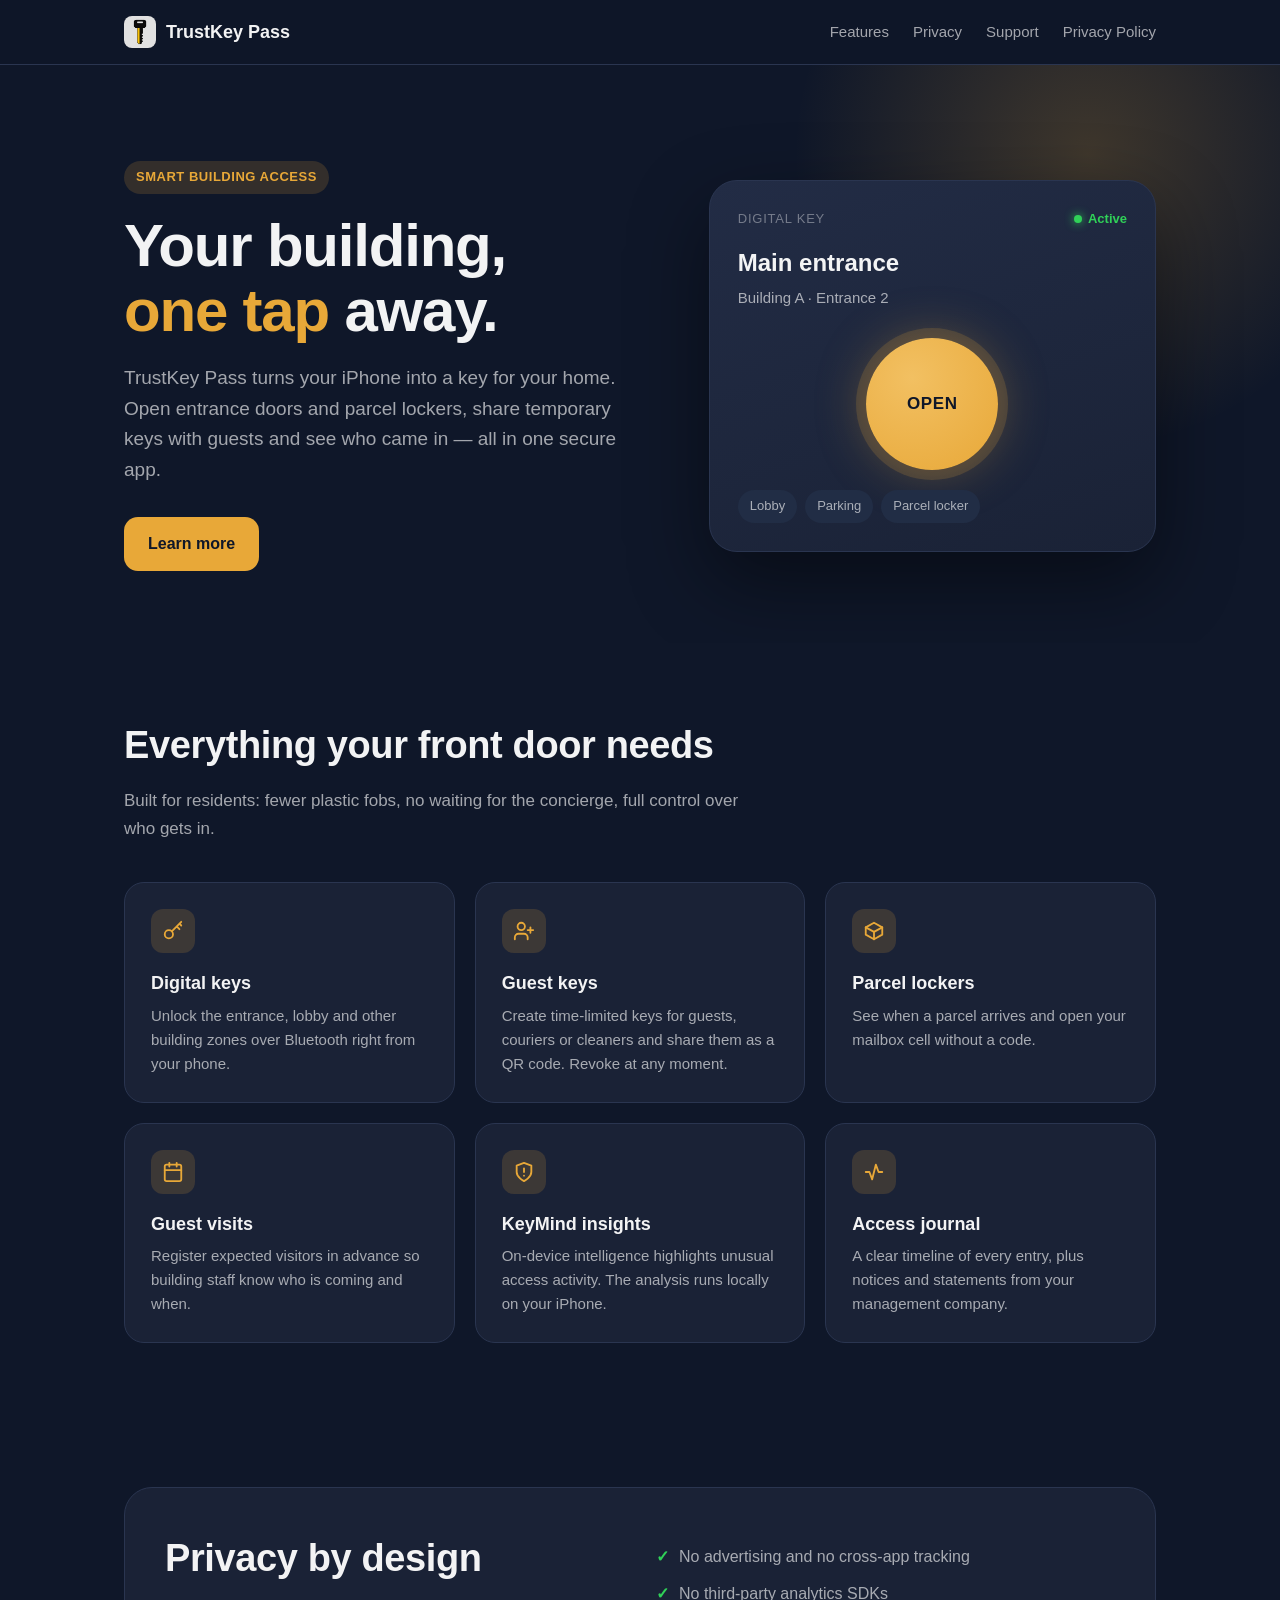
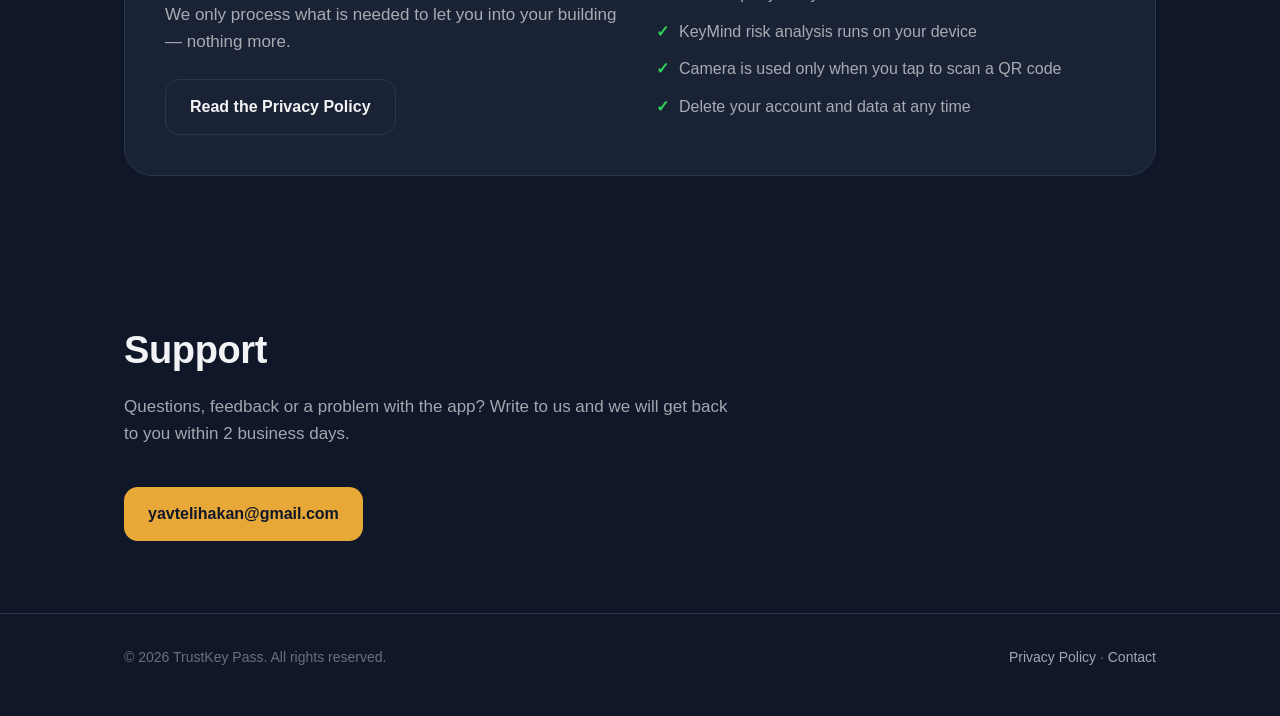
<file: index.html>
<!DOCTYPE html>
<html lang="en">
<head>
  <meta charset="utf-8">
  <meta name="viewport" content="width=device-width, initial-scale=1">
  <title>TrustKey Pass — Access for your building</title>
  <meta name="description" content="TrustKey Pass turns your phone into a building key: open doors and parcel lockers, share guest keys, plan visits and keep track of every entry.">
  <meta name="theme-color" content="#0F1729">
  <meta property="og:title" content="TrustKey Pass — Access for your building">
  <meta property="og:description" content="Digital keys, guest access and parcel lockers in one app.">
  <meta property="og:image" content="assets/icon.jpg">
  <link rel="icon" type="image/png" href="assets/icon.jpg">
  <link rel="apple-touch-icon" href="assets/icon.jpg">
  <link rel="stylesheet" href="assets/styles.css">
</head>
<body>

<header class="top">
  <div class="wrap">
    <a class="brand" href="index.html"><img src="assets/icon.jpg" alt="">TrustKey Pass</a>
    <nav class="links">
      <a class="hide-sm" href="#features">Features</a>
      <a class="hide-sm" href="#privacy">Privacy</a>
      <a href="#support">Support</a>
      <a href="privacy.html">Privacy Policy</a>
    </nav>
  </div>
</header>

<main>
  <section class="hero">
    <div class="wrap">
      <div>
        <span class="eyebrow">Smart building access</span>
        <h1>Your building,<br><span>one tap</span> away.</h1>
        <p class="lead">TrustKey Pass turns your iPhone into a key for your home. Open entrance doors and parcel lockers, share temporary keys with guests and see who came in — all in one secure app.</p>
        <div class="cta">
          <a class="btn primary" href="#features">Learn more</a>
        </div>
      </div>

      <div class="key-card" aria-hidden="true">
        <div class="row">
          <span class="label">Digital key</span>
          <span class="status">Active</span>
        </div>
        <h3>Main entrance</h3>
        <div class="sub">Building A · Entrance 2</div>
        <div class="open-btn">OPEN</div>
        <div class="chips">
          <span class="chip">Lobby</span>
          <span class="chip">Parking</span>
          <span class="chip">Parcel locker</span>
        </div>
      </div>
    </div>
  </section>

  <section id="features">
    <div class="wrap">
      <h2>Everything your front door needs</h2>
      <p class="section-lead">Built for residents: fewer plastic fobs, no waiting for the concierge, full control over who gets in.</p>

      <div class="grid">
        <article class="feature">
          <div class="ico"><svg viewBox="0 0 24 24" fill="none" stroke="currentColor" stroke-width="2" stroke-linecap="round" stroke-linejoin="round"><circle cx="7.5" cy="15.5" r="4.5"/><path d="M10.7 12.3 21 2M16 7l3 3M19 4l2 2"/></svg></div>
          <h3>Digital keys</h3>
          <p>Unlock the entrance, lobby and other building zones over Bluetooth right from your phone.</p>
        </article>
        <article class="feature">
          <div class="ico"><svg viewBox="0 0 24 24" fill="none" stroke="currentColor" stroke-width="2" stroke-linecap="round" stroke-linejoin="round"><path d="M16 21v-2a4 4 0 0 0-4-4H6a4 4 0 0 0-4 4v2"/><circle cx="9" cy="7" r="4"/><path d="M19 8v6M22 11h-6"/></svg></div>
          <h3>Guest keys</h3>
          <p>Create time-limited keys for guests, couriers or cleaners and share them as a QR code. Revoke at any moment.</p>
        </article>
        <article class="feature">
          <div class="ico"><svg viewBox="0 0 24 24" fill="none" stroke="currentColor" stroke-width="2" stroke-linecap="round" stroke-linejoin="round"><path d="M21 8 12 3 3 8v8l9 5 9-5z"/><path d="m3 8 9 5 9-5M12 13v8"/></svg></div>
          <h3>Parcel lockers</h3>
          <p>See when a parcel arrives and open your mailbox cell without a code.</p>
        </article>
        <article class="feature">
          <div class="ico"><svg viewBox="0 0 24 24" fill="none" stroke="currentColor" stroke-width="2" stroke-linecap="round" stroke-linejoin="round"><rect x="3" y="4" width="18" height="18" rx="2"/><path d="M16 2v4M8 2v4M3 10h18"/></svg></div>
          <h3>Guest visits</h3>
          <p>Register expected visitors in advance so building staff know who is coming and when.</p>
        </article>
        <article class="feature">
          <div class="ico"><svg viewBox="0 0 24 24" fill="none" stroke="currentColor" stroke-width="2" stroke-linecap="round" stroke-linejoin="round"><path d="M12 22s8-4 8-10V5l-8-3-8 3v7c0 6 8 10 8 10z"/><path d="M12 8v4M12 16h.01"/></svg></div>
          <h3>KeyMind insights</h3>
          <p>On-device intelligence highlights unusual access activity. The analysis runs locally on your iPhone.</p>
        </article>
        <article class="feature">
          <div class="ico"><svg viewBox="0 0 24 24" fill="none" stroke="currentColor" stroke-width="2" stroke-linecap="round" stroke-linejoin="round"><path d="M3 12h4l3 8 4-16 3 8h4"/></svg></div>
          <h3>Access journal</h3>
          <p>A clear timeline of every entry, plus notices and statements from your management company.</p>
        </article>
      </div>
    </div>
  </section>

  <section id="privacy">
    <div class="wrap">
      <div class="privacy-band">
        <div>
          <h2>Privacy by design</h2>
          <p class="section-lead" style="margin-bottom:24px">We only process what is needed to let you into your building — nothing more.</p>
          <a class="btn ghost" href="privacy.html">Read the Privacy Policy</a>
        </div>
        <ul>
          <li>No advertising and no cross-app tracking</li>
          <li>No third-party analytics SDKs</li>
          <li>KeyMind risk analysis runs on your device</li>
          <li>Camera is used only when you tap to scan a QR code</li>
          <li>Delete your account and data at any time</li>
        </ul>
      </div>
    </div>
  </section>

  <section id="support">
    <div class="wrap">
      <h2>Support</h2>
      <p class="section-lead">Questions, feedback or a problem with the app? Write to us and we will get back to you within 2 business days.</p>
      <a class="btn primary" href="mailto:yavtelihakan@gmail.com">yavtelihakan@gmail.com</a>
    </div>
  </section>
</main>

<footer>
  <div class="wrap">
    <!-- TODO: подставить юридическое имя разработчика -->
    <span>© 2026 TrustKey Pass. All rights reserved.</span>
    <span><a href="privacy.html">Privacy Policy</a> · <a href="#support">Contact</a></span>
  </div>
</footer>

</body>
</html>
</file>
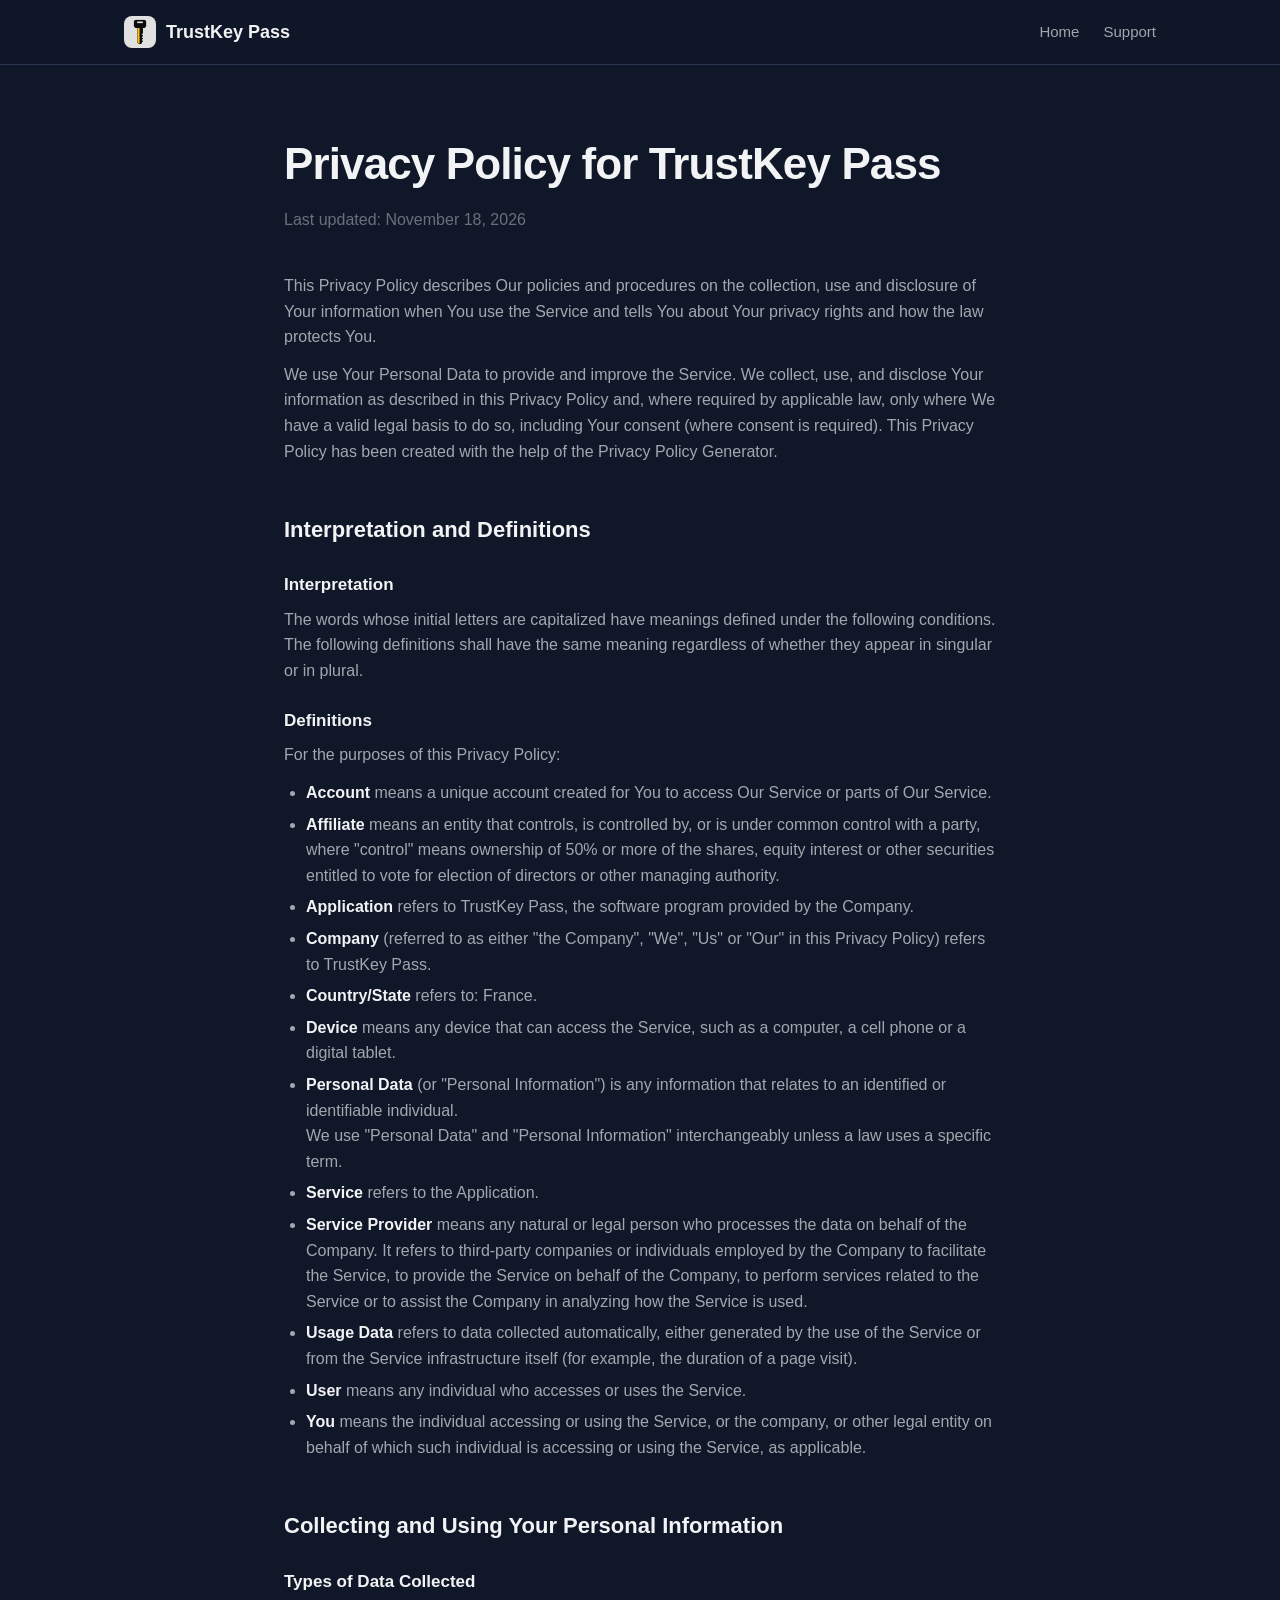
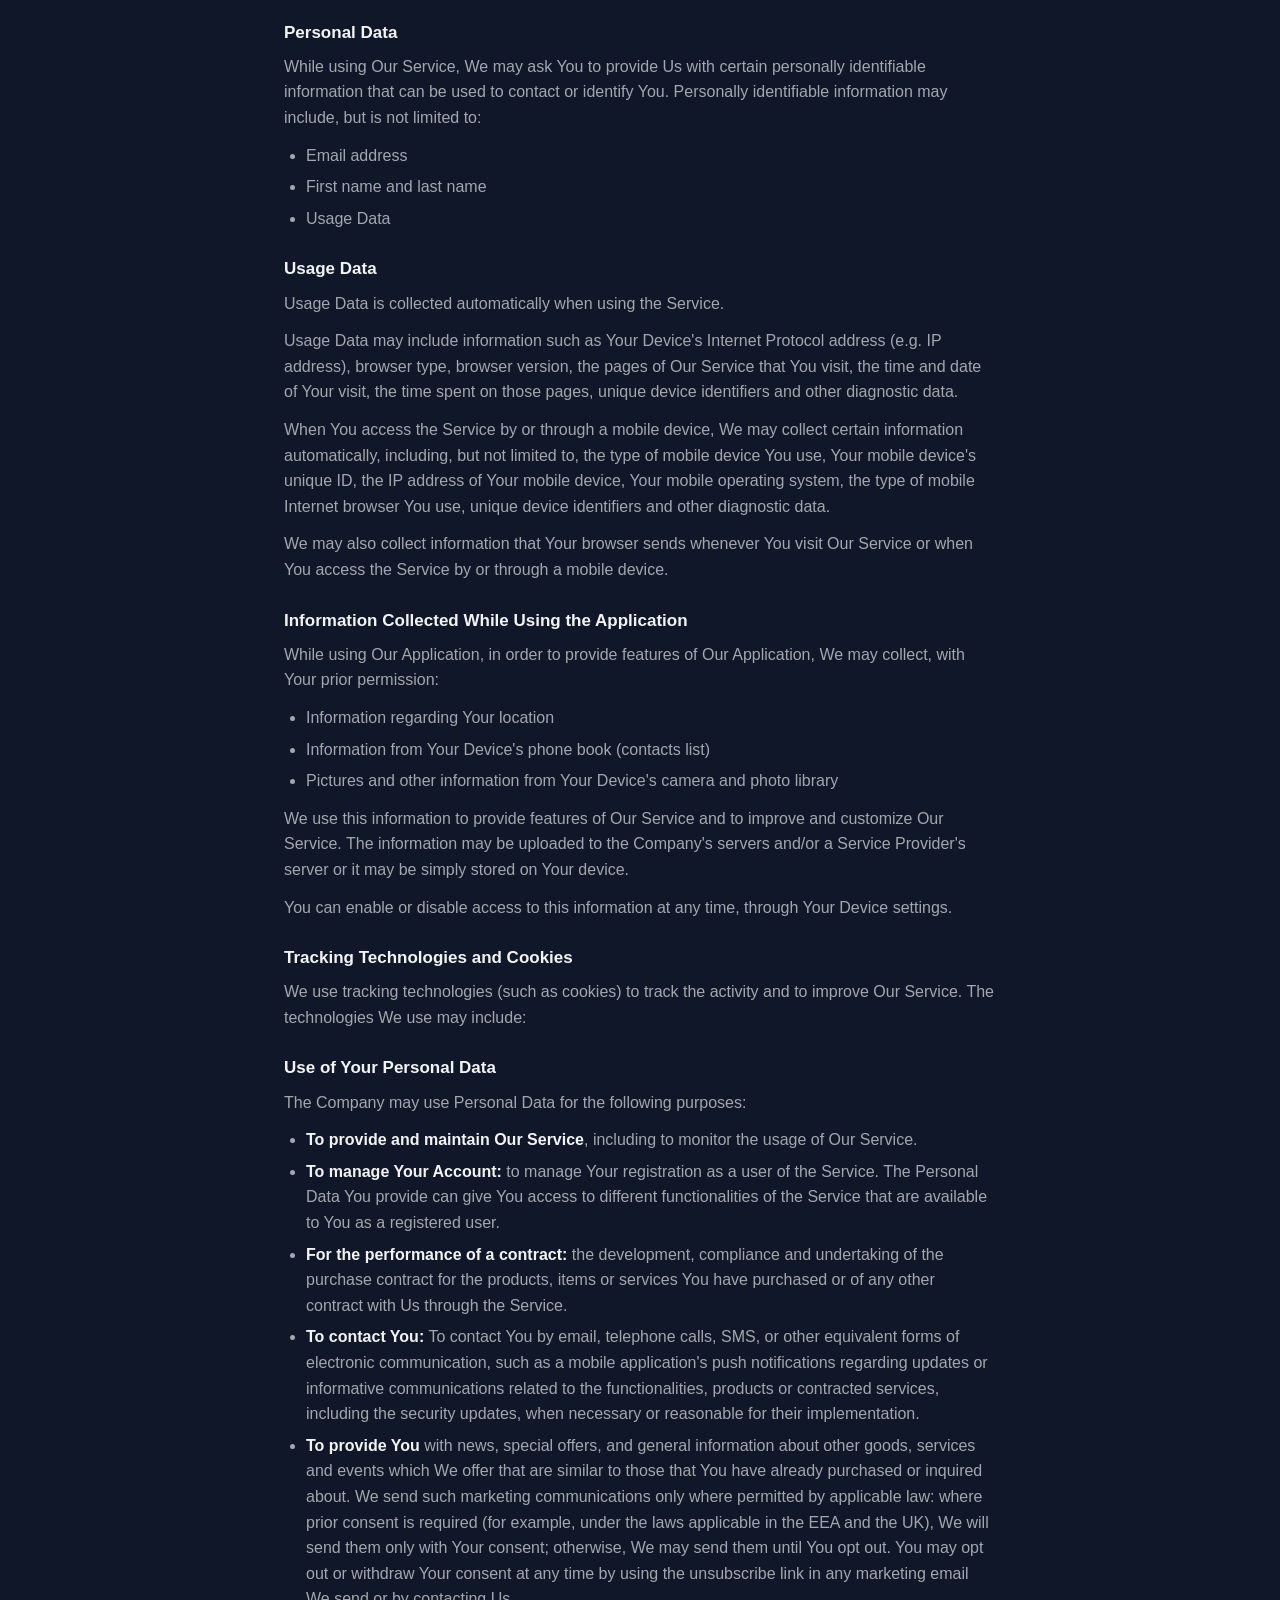
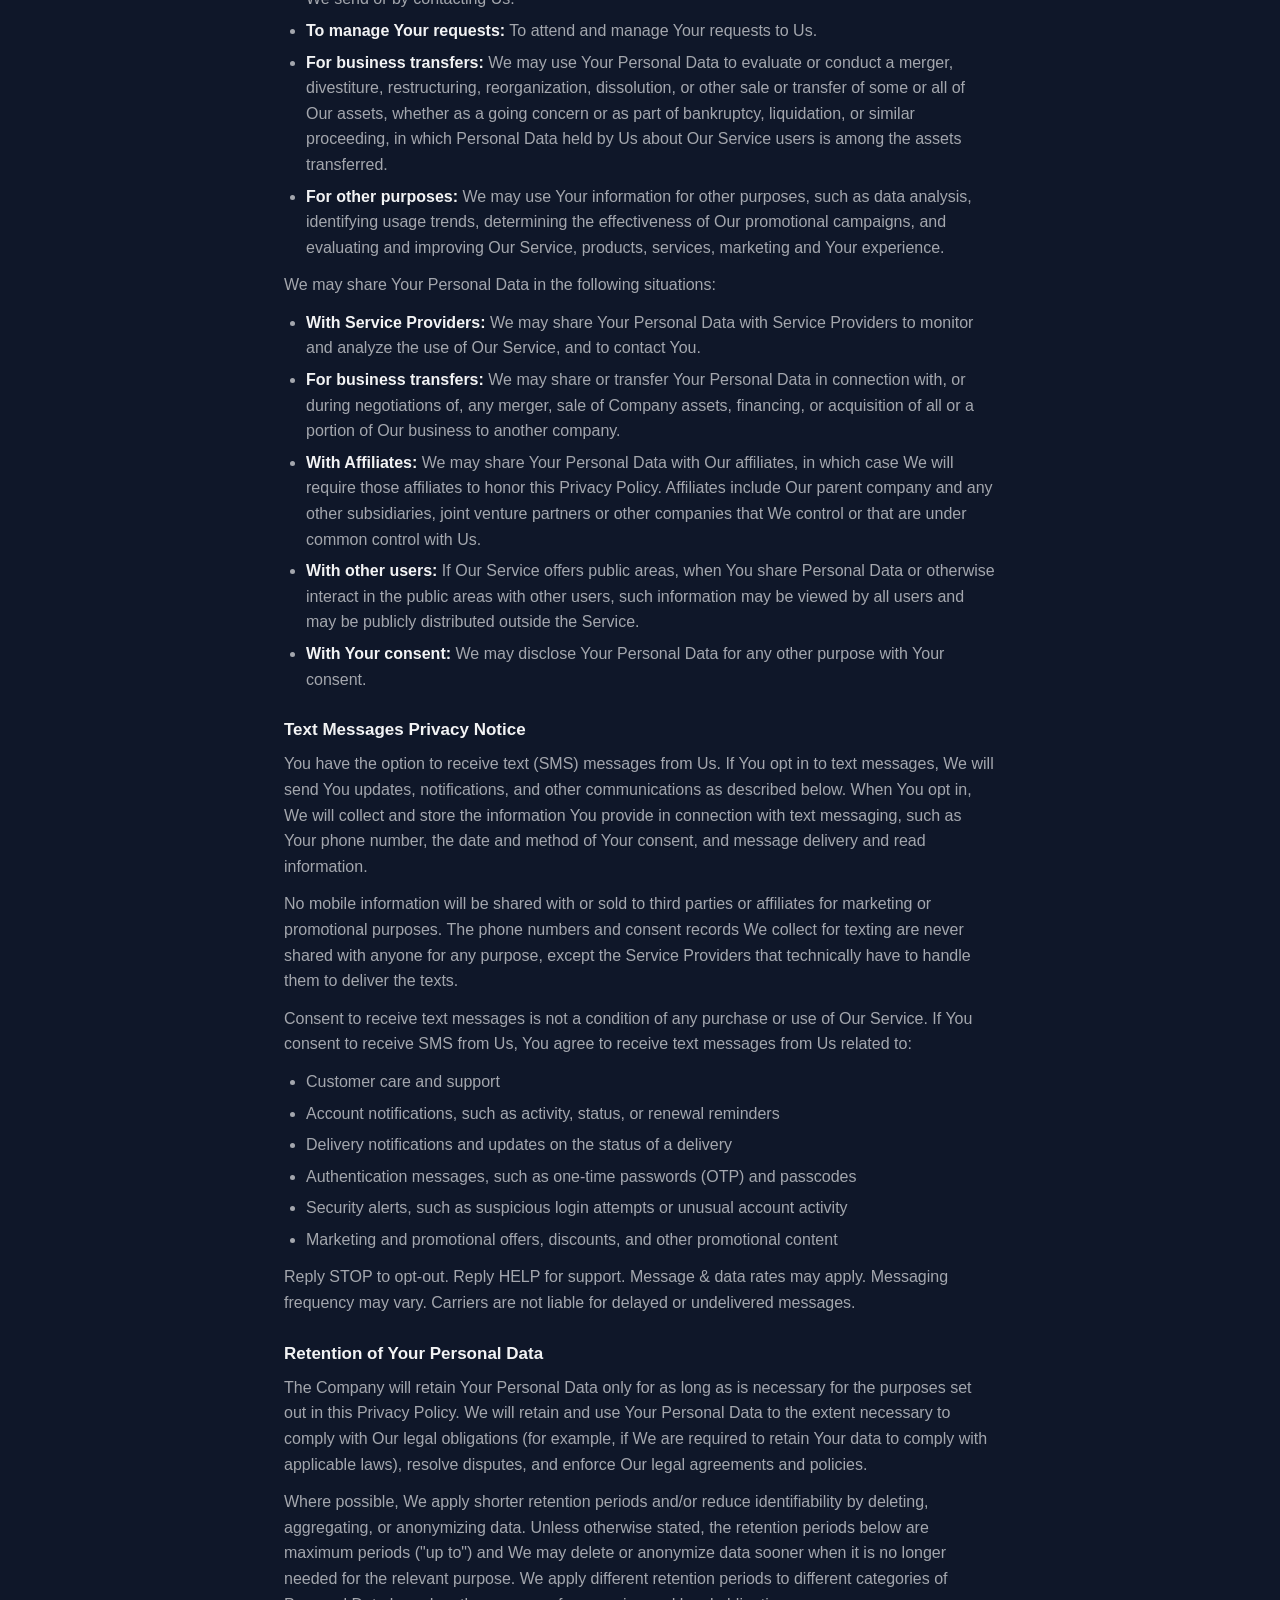
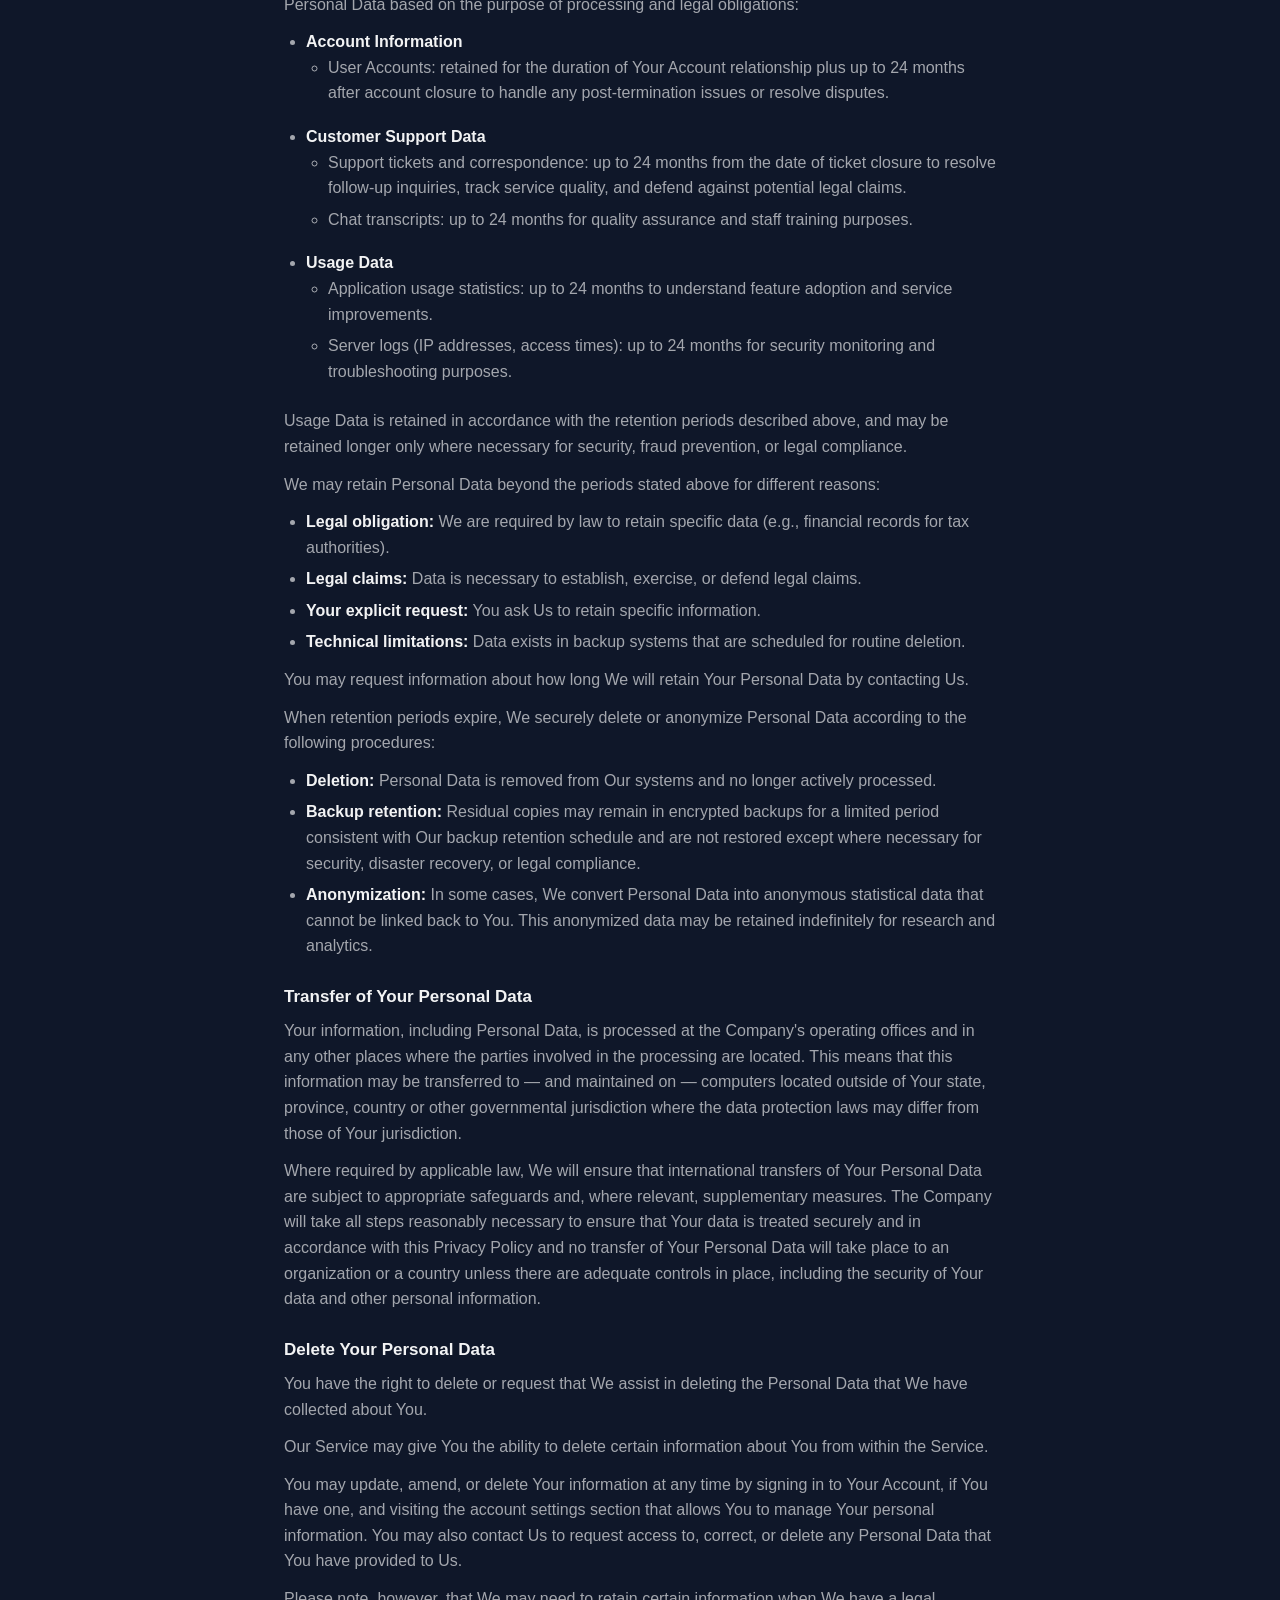
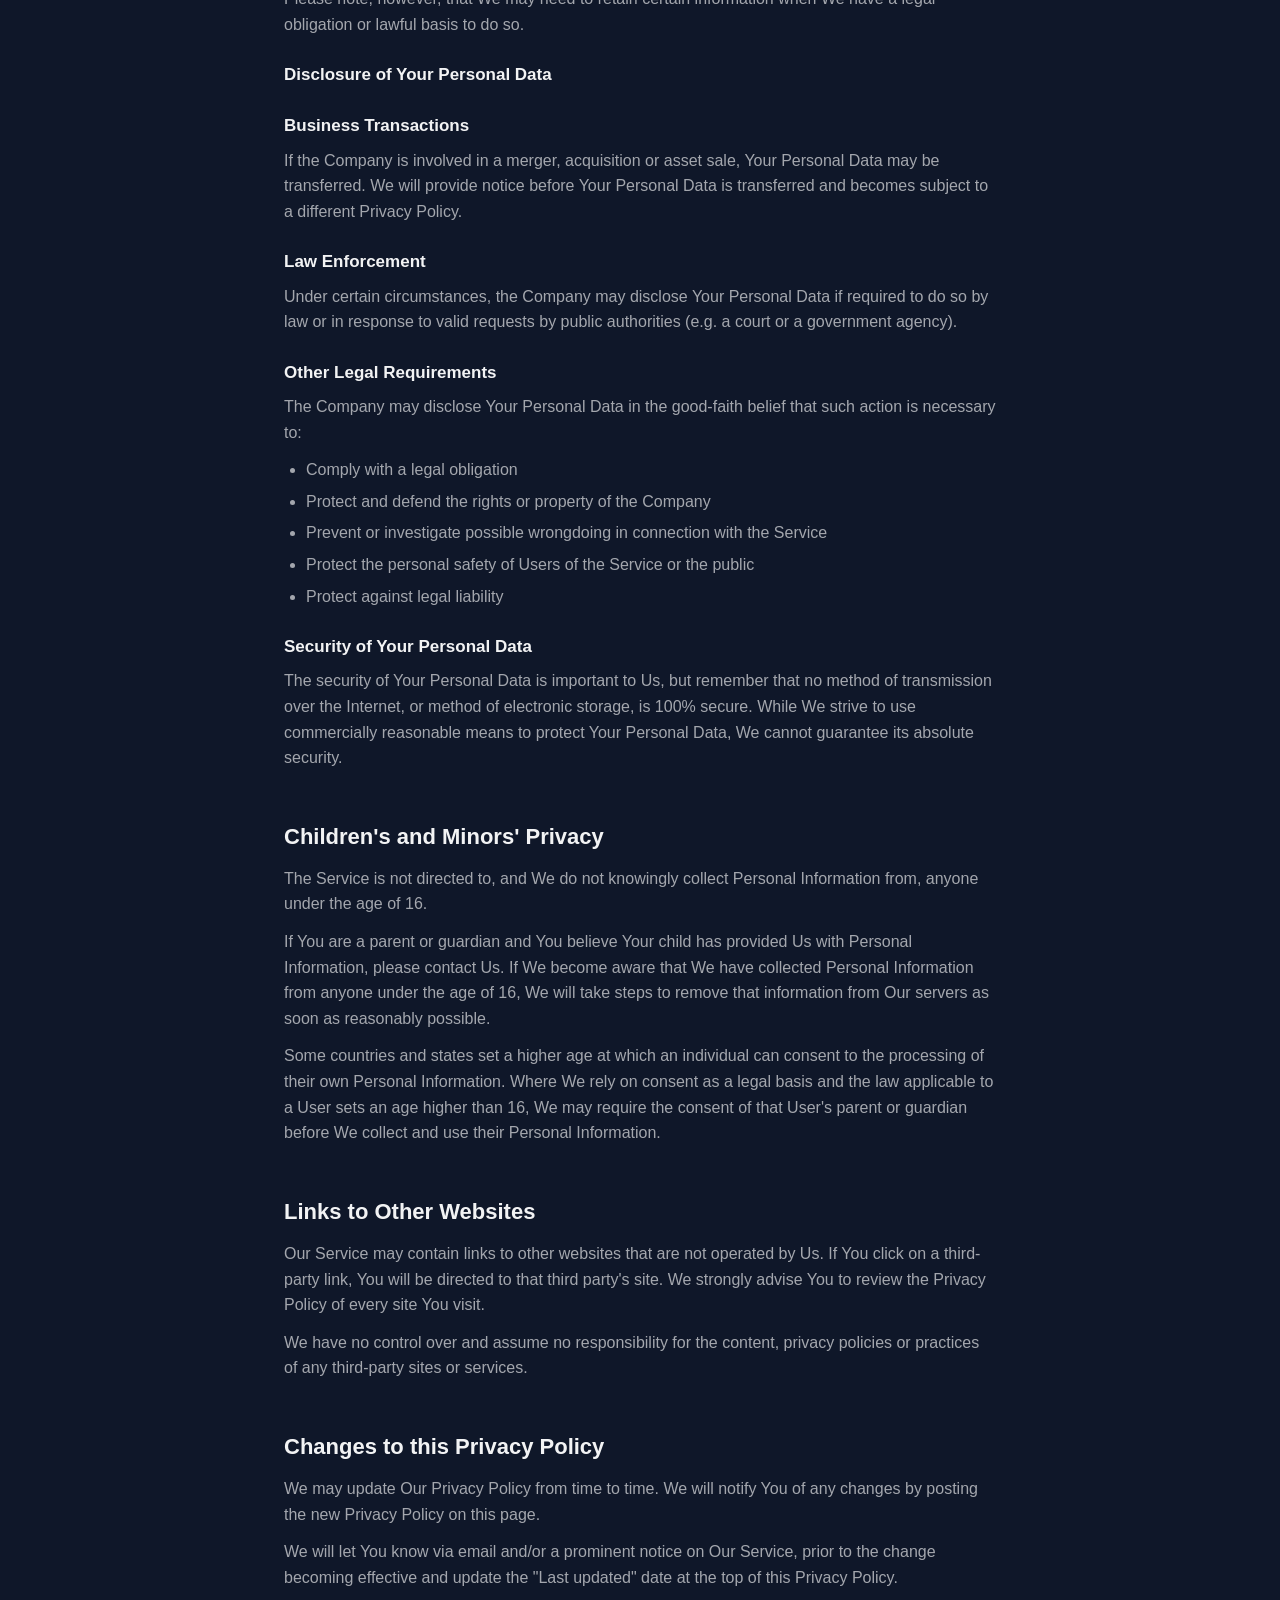
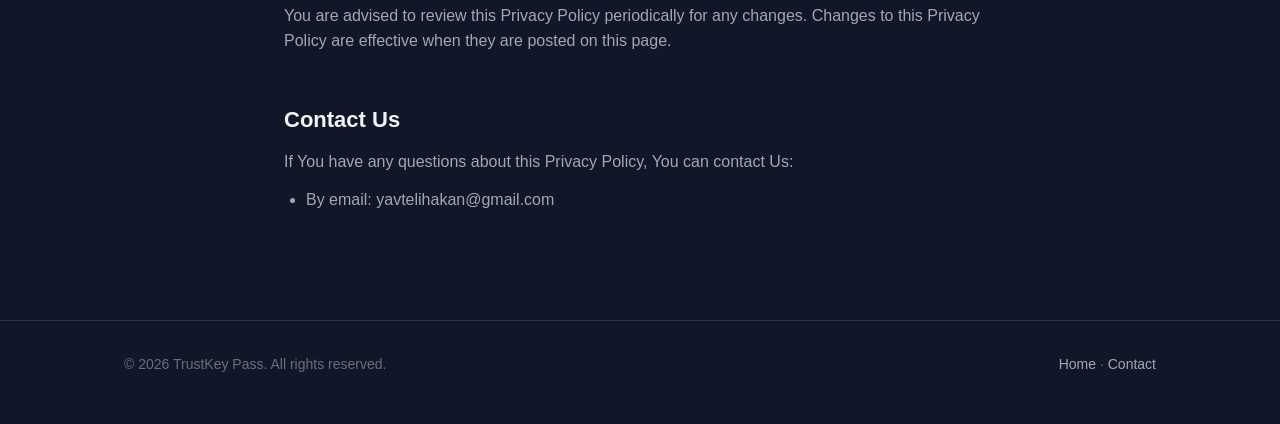
<file: privacy.html>
<!DOCTYPE html>
<html lang="en">
<head>
  <meta charset="utf-8">
  <meta name="viewport" content="width=device-width, initial-scale=1">
  <title>Privacy Policy — TrustKey Pass</title>
  <meta name="description" content="Privacy Policy for TrustKey Pass.">
  <meta name="theme-color" content="#0F1729">
  <link rel="icon" type="image/png" href="assets/icon.jpg">
  <link rel="stylesheet" href="assets/styles.css">
</head>
<body>

<header class="top">
  <div class="wrap">
    <a class="brand" href="index.html"><img src="assets/icon.jpg" alt="">TrustKey Pass</a>
    <nav class="links">
      <a href="index.html">Home</a>
      <a href="index.html#support">Support</a>
    </nav>
  </div>
</header>

<main class="doc">
  <h1>Privacy Policy for TrustKey Pass</h1>
  <p class="meta">Last updated: November 18, 2026</p>

  <p>This Privacy Policy describes Our policies and procedures on the collection, use and disclosure of Your information when You use the Service and tells You about Your privacy rights and how the law protects You.</p>
  <p>We use Your Personal Data to provide and improve the Service. We collect, use, and disclose Your information as described in this Privacy Policy and, where required by applicable law, only where We have a valid legal basis to do so, including Your consent (where consent is required). This Privacy Policy has been created with the help of the Privacy Policy Generator.</p>

  <h2>Interpretation and Definitions</h2>
  <h3>Interpretation</h3>
  <p>The words whose initial letters are capitalized have meanings defined under the following conditions. The following definitions shall have the same meaning regardless of whether they appear in singular or in plural.</p>

  <h3>Definitions</h3>
  <p>For the purposes of this Privacy Policy:</p>
  <ul>
    <li><strong>Account</strong> means a unique account created for You to access Our Service or parts of Our Service.</li>
    <li><strong>Affiliate</strong> means an entity that controls, is controlled by, or is under common control with a party, where "control" means ownership of 50% or more of the shares, equity interest or other securities entitled to vote for election of directors or other managing authority.</li>
    <li><strong>Application</strong> refers to TrustKey Pass, the software program provided by the Company.</li>
    <li><strong>Company</strong> (referred to as either "the Company", "We", "Us" or "Our" in this Privacy Policy) refers to TrustKey Pass.</li>
    <li><strong>Country/State</strong> refers to: France.</li>
    <li><strong>Device</strong> means any device that can access the Service, such as a computer, a cell phone or a digital tablet.</li>
    <li><strong>Personal Data</strong> (or "Personal Information") is any information that relates to an identified or identifiable individual.<br>We use "Personal Data" and "Personal Information" interchangeably unless a law uses a specific term.</li>
    <li><strong>Service</strong> refers to the Application.</li>
    <li><strong>Service Provider</strong> means any natural or legal person who processes the data on behalf of the Company. It refers to third-party companies or individuals employed by the Company to facilitate the Service, to provide the Service on behalf of the Company, to perform services related to the Service or to assist the Company in analyzing how the Service is used.</li>
    <li><strong>Usage Data</strong> refers to data collected automatically, either generated by the use of the Service or from the Service infrastructure itself (for example, the duration of a page visit).</li>
    <li><strong>User</strong> means any individual who accesses or uses the Service.</li>
    <li><strong>You</strong> means the individual accessing or using the Service, or the company, or other legal entity on behalf of which such individual is accessing or using the Service, as applicable.</li>
  </ul>

  <h2>Collecting and Using Your Personal Information</h2>
  <h3>Types of Data Collected</h3>
  <h3>Personal Data</h3>
  <p>While using Our Service, We may ask You to provide Us with certain personally identifiable information that can be used to contact or identify You. Personally identifiable information may include, but is not limited to:</p>
  <ul>
    <li>Email address</li>
    <li>First name and last name</li>
    <li>Usage Data</li>
  </ul>

  <h3>Usage Data</h3>
  <p>Usage Data is collected automatically when using the Service.</p>
  <p>Usage Data may include information such as Your Device's Internet Protocol address (e.g. IP address), browser type, browser version, the pages of Our Service that You visit, the time and date of Your visit, the time spent on those pages, unique device identifiers and other diagnostic data.</p>
  <p>When You access the Service by or through a mobile device, We may collect certain information automatically, including, but not limited to, the type of mobile device You use, Your mobile device's unique ID, the IP address of Your mobile device, Your mobile operating system, the type of mobile Internet browser You use, unique device identifiers and other diagnostic data.</p>
  <p>We may also collect information that Your browser sends whenever You visit Our Service or when You access the Service by or through a mobile device.</p>

  <h3>Information Collected While Using the Application</h3>
  <p>While using Our Application, in order to provide features of Our Application, We may collect, with Your prior permission:</p>
  <ul>
    <li>Information regarding Your location</li>
    <li>Information from Your Device's phone book (contacts list)</li>
    <li>Pictures and other information from Your Device's camera and photo library</li>
  </ul>
  <p>We use this information to provide features of Our Service and to improve and customize Our Service. The information may be uploaded to the Company's servers and/or a Service Provider's server or it may be simply stored on Your device.</p>
  <p>You can enable or disable access to this information at any time, through Your Device settings.</p>

  <h3>Tracking Technologies and Cookies</h3>
  <p>We use tracking technologies (such as cookies) to track the activity and to improve Our Service. The technologies We use may include:</p>

  <h3>Use of Your Personal Data</h3>
  <p>The Company may use Personal Data for the following purposes:</p>
  <ul>
    <li><strong>To provide and maintain Our Service</strong>, including to monitor the usage of Our Service.</li>
    <li><strong>To manage Your Account:</strong> to manage Your registration as a user of the Service. The Personal Data You provide can give You access to different functionalities of the Service that are available to You as a registered user.</li>
    <li><strong>For the performance of a contract:</strong> the development, compliance and undertaking of the purchase contract for the products, items or services You have purchased or of any other contract with Us through the Service.</li>
    <li><strong>To contact You:</strong> To contact You by email, telephone calls, SMS, or other equivalent forms of electronic communication, such as a mobile application's push notifications regarding updates or informative communications related to the functionalities, products or contracted services, including the security updates, when necessary or reasonable for their implementation.</li>
    <li><strong>To provide You</strong> with news, special offers, and general information about other goods, services and events which We offer that are similar to those that You have already purchased or inquired about. We send such marketing communications only where permitted by applicable law: where prior consent is required (for example, under the laws applicable in the EEA and the UK), We will send them only with Your consent; otherwise, We may send them until You opt out. You may opt out or withdraw Your consent at any time by using the unsubscribe link in any marketing email We send or by contacting Us.</li>
    <li><strong>To manage Your requests:</strong> To attend and manage Your requests to Us.</li>
    <li><strong>For business transfers:</strong> We may use Your Personal Data to evaluate or conduct a merger, divestiture, restructuring, reorganization, dissolution, or other sale or transfer of some or all of Our assets, whether as a going concern or as part of bankruptcy, liquidation, or similar proceeding, in which Personal Data held by Us about Our Service users is among the assets transferred.</li>
    <li><strong>For other purposes:</strong> We may use Your information for other purposes, such as data analysis, identifying usage trends, determining the effectiveness of Our promotional campaigns, and evaluating and improving Our Service, products, services, marketing and Your experience.</li>
  </ul>
  <p>We may share Your Personal Data in the following situations:</p>
  <ul>
    <li><strong>With Service Providers:</strong> We may share Your Personal Data with Service Providers to monitor and analyze the use of Our Service, and to contact You.</li>
    <li><strong>For business transfers:</strong> We may share or transfer Your Personal Data in connection with, or during negotiations of, any merger, sale of Company assets, financing, or acquisition of all or a portion of Our business to another company.</li>
    <li><strong>With Affiliates:</strong> We may share Your Personal Data with Our affiliates, in which case We will require those affiliates to honor this Privacy Policy. Affiliates include Our parent company and any other subsidiaries, joint venture partners or other companies that We control or that are under common control with Us.</li>
    <li><strong>With other users:</strong> If Our Service offers public areas, when You share Personal Data or otherwise interact in the public areas with other users, such information may be viewed by all users and may be publicly distributed outside the Service.</li>
    <li><strong>With Your consent:</strong> We may disclose Your Personal Data for any other purpose with Your consent.</li>
  </ul>

  <h3>Text Messages Privacy Notice</h3>
  <p>You have the option to receive text (SMS) messages from Us. If You opt in to text messages, We will send You updates, notifications, and other communications as described below. When You opt in, We will collect and store the information You provide in connection with text messaging, such as Your phone number, the date and method of Your consent, and message delivery and read information.</p>
  <p>No mobile information will be shared with or sold to third parties or affiliates for marketing or promotional purposes. The phone numbers and consent records We collect for texting are never shared with anyone for any purpose, except the Service Providers that technically have to handle them to deliver the texts.</p>
  <p>Consent to receive text messages is not a condition of any purchase or use of Our Service. If You consent to receive SMS from Us, You agree to receive text messages from Us related to:</p>
  <ul>
    <li>Customer care and support</li>
    <li>Account notifications, such as activity, status, or renewal reminders</li>
    <li>Delivery notifications and updates on the status of a delivery</li>
    <li>Authentication messages, such as one-time passwords (OTP) and passcodes</li>
    <li>Security alerts, such as suspicious login attempts or unusual account activity</li>
    <li>Marketing and promotional offers, discounts, and other promotional content</li>
  </ul>
  <p>Reply STOP to opt-out. Reply HELP for support. Message &amp; data rates may apply. Messaging frequency may vary. Carriers are not liable for delayed or undelivered messages.</p>

  <h3>Retention of Your Personal Data</h3>
  <p>The Company will retain Your Personal Data only for as long as is necessary for the purposes set out in this Privacy Policy. We will retain and use Your Personal Data to the extent necessary to comply with Our legal obligations (for example, if We are required to retain Your data to comply with applicable laws), resolve disputes, and enforce Our legal agreements and policies.</p>
  <p>Where possible, We apply shorter retention periods and/or reduce identifiability by deleting, aggregating, or anonymizing data. Unless otherwise stated, the retention periods below are maximum periods ("up to") and We may delete or anonymize data sooner when it is no longer needed for the relevant purpose. We apply different retention periods to different categories of Personal Data based on the purpose of processing and legal obligations:</p>
  <ul>
    <li><strong>Account Information</strong>
      <ul>
        <li>User Accounts: retained for the duration of Your Account relationship plus up to 24 months after account closure to handle any post-termination issues or resolve disputes.</li>
      </ul>
    </li>
    <li><strong>Customer Support Data</strong>
      <ul>
        <li>Support tickets and correspondence: up to 24 months from the date of ticket closure to resolve follow-up inquiries, track service quality, and defend against potential legal claims.</li>
        <li>Chat transcripts: up to 24 months for quality assurance and staff training purposes.</li>
      </ul>
    </li>
    <li><strong>Usage Data</strong>
      <ul>
        <li>Application usage statistics: up to 24 months to understand feature adoption and service improvements.</li>
        <li>Server logs (IP addresses, access times): up to 24 months for security monitoring and troubleshooting purposes.</li>
      </ul>
    </li>
  </ul>
  <p>Usage Data is retained in accordance with the retention periods described above, and may be retained longer only where necessary for security, fraud prevention, or legal compliance.</p>
  <p>We may retain Personal Data beyond the periods stated above for different reasons:</p>
  <ul>
    <li><strong>Legal obligation:</strong> We are required by law to retain specific data (e.g., financial records for tax authorities).</li>
    <li><strong>Legal claims:</strong> Data is necessary to establish, exercise, or defend legal claims.</li>
    <li><strong>Your explicit request:</strong> You ask Us to retain specific information.</li>
    <li><strong>Technical limitations:</strong> Data exists in backup systems that are scheduled for routine deletion.</li>
  </ul>
  <p>You may request information about how long We will retain Your Personal Data by contacting Us.</p>
  <p>When retention periods expire, We securely delete or anonymize Personal Data according to the following procedures:</p>
  <ul>
    <li><strong>Deletion:</strong> Personal Data is removed from Our systems and no longer actively processed.</li>
    <li><strong>Backup retention:</strong> Residual copies may remain in encrypted backups for a limited period consistent with Our backup retention schedule and are not restored except where necessary for security, disaster recovery, or legal compliance.</li>
    <li><strong>Anonymization:</strong> In some cases, We convert Personal Data into anonymous statistical data that cannot be linked back to You. This anonymized data may be retained indefinitely for research and analytics.</li>
  </ul>

  <h3>Transfer of Your Personal Data</h3>
  <p>Your information, including Personal Data, is processed at the Company's operating offices and in any other places where the parties involved in the processing are located. This means that this information may be transferred to — and maintained on — computers located outside of Your state, province, country or other governmental jurisdiction where the data protection laws may differ from those of Your jurisdiction.</p>
  <p>Where required by applicable law, We will ensure that international transfers of Your Personal Data are subject to appropriate safeguards and, where relevant, supplementary measures. The Company will take all steps reasonably necessary to ensure that Your data is treated securely and in accordance with this Privacy Policy and no transfer of Your Personal Data will take place to an organization or a country unless there are adequate controls in place, including the security of Your data and other personal information.</p>

  <h3>Delete Your Personal Data</h3>
  <p>You have the right to delete or request that We assist in deleting the Personal Data that We have collected about You.</p>
  <p>Our Service may give You the ability to delete certain information about You from within the Service.</p>
  <p>You may update, amend, or delete Your information at any time by signing in to Your Account, if You have one, and visiting the account settings section that allows You to manage Your personal information. You may also contact Us to request access to, correct, or delete any Personal Data that You have provided to Us.</p>
  <p>Please note, however, that We may need to retain certain information when We have a legal obligation or lawful basis to do so.</p>

  <h3>Disclosure of Your Personal Data</h3>
  <h3>Business Transactions</h3>
  <p>If the Company is involved in a merger, acquisition or asset sale, Your Personal Data may be transferred. We will provide notice before Your Personal Data is transferred and becomes subject to a different Privacy Policy.</p>
  <h3>Law Enforcement</h3>
  <p>Under certain circumstances, the Company may disclose Your Personal Data if required to do so by law or in response to valid requests by public authorities (e.g. a court or a government agency).</p>
  <h3>Other Legal Requirements</h3>
  <p>The Company may disclose Your Personal Data in the good-faith belief that such action is necessary to:</p>
  <ul>
    <li>Comply with a legal obligation</li>
    <li>Protect and defend the rights or property of the Company</li>
    <li>Prevent or investigate possible wrongdoing in connection with the Service</li>
    <li>Protect the personal safety of Users of the Service or the public</li>
    <li>Protect against legal liability</li>
  </ul>

  <h3>Security of Your Personal Data</h3>
  <p>The security of Your Personal Data is important to Us, but remember that no method of transmission over the Internet, or method of electronic storage, is 100% secure. While We strive to use commercially reasonable means to protect Your Personal Data, We cannot guarantee its absolute security.</p>

  <h2>Children's and Minors' Privacy</h2>
  <p>The Service is not directed to, and We do not knowingly collect Personal Information from, anyone under the age of 16.</p>
  <p>If You are a parent or guardian and You believe Your child has provided Us with Personal Information, please contact Us. If We become aware that We have collected Personal Information from anyone under the age of 16, We will take steps to remove that information from Our servers as soon as reasonably possible.</p>
  <p>Some countries and states set a higher age at which an individual can consent to the processing of their own Personal Information. Where We rely on consent as a legal basis and the law applicable to a User sets an age higher than 16, We may require the consent of that User's parent or guardian before We collect and use their Personal Information.</p>

  <h2>Links to Other Websites</h2>
  <p>Our Service may contain links to other websites that are not operated by Us. If You click on a third-party link, You will be directed to that third party's site. We strongly advise You to review the Privacy Policy of every site You visit.</p>
  <p>We have no control over and assume no responsibility for the content, privacy policies or practices of any third-party sites or services.</p>

  <h2>Changes to this Privacy Policy</h2>
  <p>We may update Our Privacy Policy from time to time. We will notify You of any changes by posting the new Privacy Policy on this page.</p>
  <p>We will let You know via email and/or a prominent notice on Our Service, prior to the change becoming effective and update the "Last updated" date at the top of this Privacy Policy.</p>
  <p>You are advised to review this Privacy Policy periodically for any changes. Changes to this Privacy Policy are effective when they are posted on this page.</p>

  <h2>Contact Us</h2>
  <p>If You have any questions about this Privacy Policy, You can contact Us:</p>
  <ul>
    <li>By email: yavtelihakan@gmail.com</li>
  </ul>
</main>

<footer>
  <div class="wrap">
    <span>© 2026 TrustKey Pass. All rights reserved.</span>
    <span><a href="index.html">Home</a> · <a href="index.html#support">Contact</a></span>
  </div>
</footer>

</body>
</html>
</file>
<file: assets/styles.css>
:root {
  --bg: #0F1729;
  --card: #1A2236;
  --card-raised: #222C45;
  --line: #2A3550;
  --accent: #E8A838;
  --accent-soft: rgba(232, 168, 56, 0.16);
  --on-accent: #0F1729;
  --text: rgba(255, 255, 255, 0.95);
  --text-2: rgba(255, 255, 255, 0.62);
  --text-3: rgba(255, 255, 255, 0.38);
  --green: #30D158;
  --blue: #0A84FF;
  --radius: 20px;
  --max: 1080px;
}

* { box-sizing: border-box; margin: 0; padding: 0; }

html { scroll-behavior: smooth; }

body {
  font-family: -apple-system, BlinkMacSystemFont, "SF Pro Text", "Inter", "Segoe UI", Roboto, sans-serif;
  background: var(--bg);
  color: var(--text);
  line-height: 1.6;
  -webkit-font-smoothing: antialiased;
}

a { color: var(--accent); text-decoration: none; }
a:hover { text-decoration: underline; }

.wrap { max-width: var(--max); margin: 0 auto; padding: 0 24px; }

/* Шапка */
header.top {
  position: sticky; top: 0; z-index: 10;
  background: rgba(15, 23, 41, 0.82);
  backdrop-filter: blur(14px);
  -webkit-backdrop-filter: blur(14px);
  border-bottom: 1px solid var(--line);
}
header.top .wrap { display: flex; align-items: center; justify-content: space-between; height: 64px; }
.brand { display: flex; align-items: center; gap: 10px; color: var(--text); font-weight: 700; font-size: 18px; }
.brand:hover { text-decoration: none; }
.brand img { width: 32px; height: 32px; border-radius: 8px; }
nav.links { display: flex; gap: 24px; font-size: 15px; }
nav.links a { color: var(--text-2); }
nav.links a:hover { color: var(--text); text-decoration: none; }

/* Hero */
.hero { padding: 96px 0 72px; position: relative; overflow: hidden; }
.hero::before {
  content: ""; position: absolute; inset: -40% -10% auto auto; width: 640px; height: 640px;
  background: radial-gradient(circle, rgba(232, 168, 56, 0.22), transparent 65%);
  pointer-events: none;
}
.hero .wrap { display: grid; grid-template-columns: 1.2fr 1fr; gap: 48px; align-items: center; position: relative; }
.eyebrow {
  display: inline-block; padding: 6px 12px; border-radius: 999px;
  background: var(--accent-soft); color: var(--accent);
  font-size: 13px; font-weight: 600; letter-spacing: 0.04em; text-transform: uppercase;
}
.hero h1 { font-size: clamp(38px, 6vw, 60px); line-height: 1.08; margin: 20px 0; letter-spacing: -0.02em; }
.hero h1 span { color: var(--accent); }
.hero p.lead { font-size: 19px; color: var(--text-2); max-width: 520px; }
.cta { display: flex; gap: 14px; margin-top: 32px; flex-wrap: wrap; }
.btn {
  display: inline-flex; align-items: center; gap: 8px;
  padding: 14px 24px; border-radius: 14px; font-weight: 600; font-size: 16px;
}
.btn:hover { text-decoration: none; }
.btn.primary { background: var(--accent); color: var(--on-accent); }
.btn.primary:hover { background: #C98E26; }
.btn.ghost { border: 1px solid var(--line); color: var(--text); }
.btn.ghost:hover { background: var(--card); }

/* Мокап «ключа» в hero */
.key-card {
  background: linear-gradient(160deg, var(--card-raised), var(--card));
  border: 1px solid var(--line); border-radius: 28px; padding: 28px;
  box-shadow: 0 30px 80px rgba(0, 0, 0, 0.45);
}
.key-card .row { display: flex; justify-content: space-between; align-items: center; }
.key-card .label { color: var(--text-3); font-size: 13px; text-transform: uppercase; letter-spacing: 0.06em; }
.status { display: inline-flex; align-items: center; gap: 6px; font-size: 13px; font-weight: 600; color: var(--green); }
.status::before { content: ""; width: 8px; height: 8px; border-radius: 50%; background: var(--green); box-shadow: 0 0 10px var(--green); }
.key-card h3 { font-size: 24px; margin: 14px 0 4px; }
.key-card .sub { color: var(--text-2); font-size: 15px; }
.open-btn {
  margin: 28px auto 8px; width: 132px; height: 132px; border-radius: 50%;
  display: grid; place-items: center;
  background: radial-gradient(circle at 35% 30%, #F2C062, var(--accent));
  color: var(--on-accent); font-weight: 800; font-size: 17px; letter-spacing: 0.04em;
  box-shadow: 0 0 0 10px var(--accent-soft), 0 0 50px rgba(232, 168, 56, 0.35);
}
.chips { display: flex; gap: 8px; flex-wrap: wrap; margin-top: 20px; }
.chip { background: #212D45; color: var(--text-2); font-size: 13px; padding: 6px 12px; border-radius: 999px; }

/* Секции */
section { padding: 72px 0; }
section h2 { font-size: clamp(28px, 4vw, 38px); letter-spacing: -0.01em; margin-bottom: 12px; }
section p.section-lead { color: var(--text-2); font-size: 17px; max-width: 620px; margin-bottom: 40px; }

.grid { display: grid; grid-template-columns: repeat(3, 1fr); gap: 20px; }
.feature {
  background: var(--card); border: 1px solid var(--line); border-radius: var(--radius); padding: 26px;
  transition: transform .2s ease, border-color .2s ease;
}
.feature:hover { transform: translateY(-3px); border-color: rgba(232, 168, 56, 0.4); }
.feature .ico {
  width: 44px; height: 44px; border-radius: 12px; display: grid; place-items: center;
  background: var(--accent-soft); color: var(--accent); margin-bottom: 16px;
}
.feature .ico svg { width: 22px; height: 22px; }
.feature h3 { font-size: 18px; margin-bottom: 6px; }
.feature p { color: var(--text-2); font-size: 15px; }

.privacy-band {
  background: var(--card); border: 1px solid var(--line); border-radius: 28px; padding: 40px;
  display: grid; grid-template-columns: 1fr 1fr; gap: 32px; align-items: center;
}
.privacy-band ul { list-style: none; display: grid; gap: 12px; }
.privacy-band li { display: flex; gap: 10px; color: var(--text-2); }
.privacy-band li::before { content: "✓"; color: var(--green); font-weight: 700; }

/* Подвал */
footer { border-top: 1px solid var(--line); padding: 32px 0 48px; color: var(--text-3); font-size: 14px; }
footer .wrap { display: flex; justify-content: space-between; gap: 16px; flex-wrap: wrap; }
footer a { color: var(--text-2); }

/* Страница документа (privacy) */
.doc { max-width: 760px; margin: 0 auto; padding: 64px 24px 96px; }
.doc h1 { font-size: clamp(32px, 5vw, 44px); letter-spacing: -0.02em; margin-bottom: 8px; }
.doc .meta { color: var(--text-3); margin-bottom: 40px; }
.doc h2 { font-size: 22px; margin: 40px 0 12px; padding-top: 8px; }
.doc h3 { font-size: 17px; margin: 24px 0 8px; color: var(--text); }
.doc p, .doc li { color: var(--text-2); font-size: 16px; }
.doc p { margin-bottom: 12px; }
.doc ul { padding-left: 22px; margin-bottom: 12px; display: grid; gap: 6px; }
.doc strong { color: var(--text); }
.doc .toc { background: var(--card); border: 1px solid var(--line); border-radius: var(--radius); padding: 20px 24px; margin-bottom: 24px; }
.doc .toc ol { padding-left: 20px; display: grid; gap: 4px; }
.doc table { width: 100%; border-collapse: collapse; margin: 12px 0 20px; font-size: 15px; }
.doc th, .doc td { text-align: left; padding: 10px 12px; border-bottom: 1px solid var(--line); vertical-align: top; }
.doc th { color: var(--text); font-weight: 600; background: var(--card); }
.doc td { color: var(--text-2); }

@media (max-width: 860px) {
  .hero .wrap, .privacy-band { grid-template-columns: 1fr; }
  .grid { grid-template-columns: 1fr 1fr; }
  nav.links a.hide-sm { display: none; }
}
@media (max-width: 560px) {
  .grid { grid-template-columns: 1fr; }
  .hero { padding-top: 56px; }
  .doc table, .doc thead, .doc tbody, .doc tr, .doc th, .doc td { display: block; }
  .doc thead { display: none; }
  .doc tr { border-bottom: 1px solid var(--line); padding: 8px 0; }
  .doc td { border: none; padding: 4px 0; }
}
@media (prefers-reduced-motion: reduce) {
  html { scroll-behavior: auto; }
  .feature { transition: none; }
}
</file>
